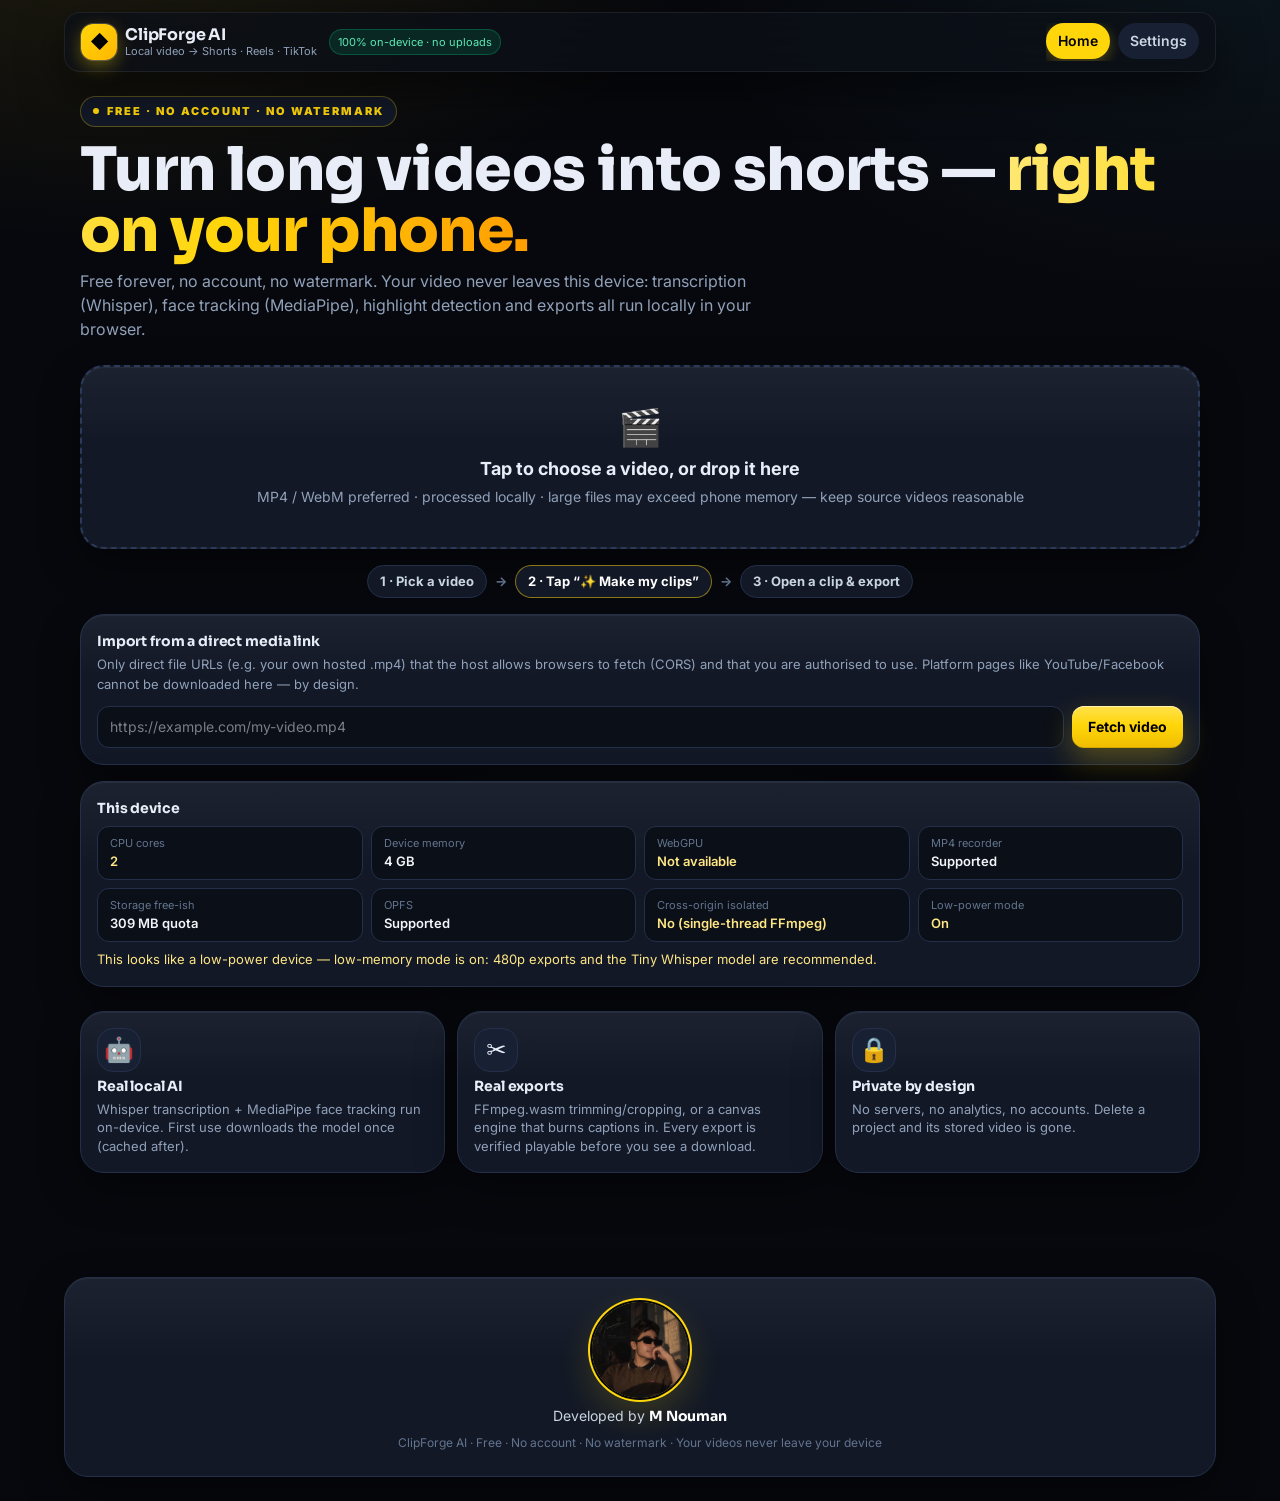
<file: index.html>
<!doctype html>
<html lang="en">
  <head>
    <meta charset="UTF-8" />
    <link rel="icon" type="image/png" href="./icon-192.png" />
    <meta name="viewport" content="width=device-width, initial-scale=1.0, viewport-fit=cover" />
    <meta name="theme-color" content="#07080d" />
    <link rel="preconnect" href="https://fonts.googleapis.com" />
    <link rel="preconnect" href="https://fonts.gstatic.com" crossorigin />
    <link
      href="https://fonts.googleapis.com/css2?family=Inter:wght@400;500;600;700;800&family=Sora:wght@600;700;800&display=swap"
      rel="stylesheet"
    />
    <meta name="description" content="ClipForge AI — turn long videos into Shorts, Reels and TikToks. 100% local in your browser. No uploads, no accounts, no watermarks." />
    <link rel="manifest" href="./manifest.webmanifest" />
    <link rel="preconnect" href="https://cdn.jsdelivr.net" crossorigin />
    <link rel="preconnect" href="https://huggingface.co" crossorigin />
    <meta name="mobile-web-app-capable" content="yes" />
    <meta name="apple-mobile-web-app-capable" content="yes" />
    <meta name="apple-mobile-web-app-status-bar-style" content="black-translucent" />
    <link rel="apple-touch-icon" href="./icon-192.png" />
    <title>ClipForge AI — Local Video to Shorts</title>
    <script type="module" crossorigin src="./index-CwVUT8Nl.js"></script>
    <link rel="stylesheet" crossorigin href="./index-DTIJl7iW.css">
  </head>
  <body>
    <div id="root"></div>
  </body>
</html>
</file>
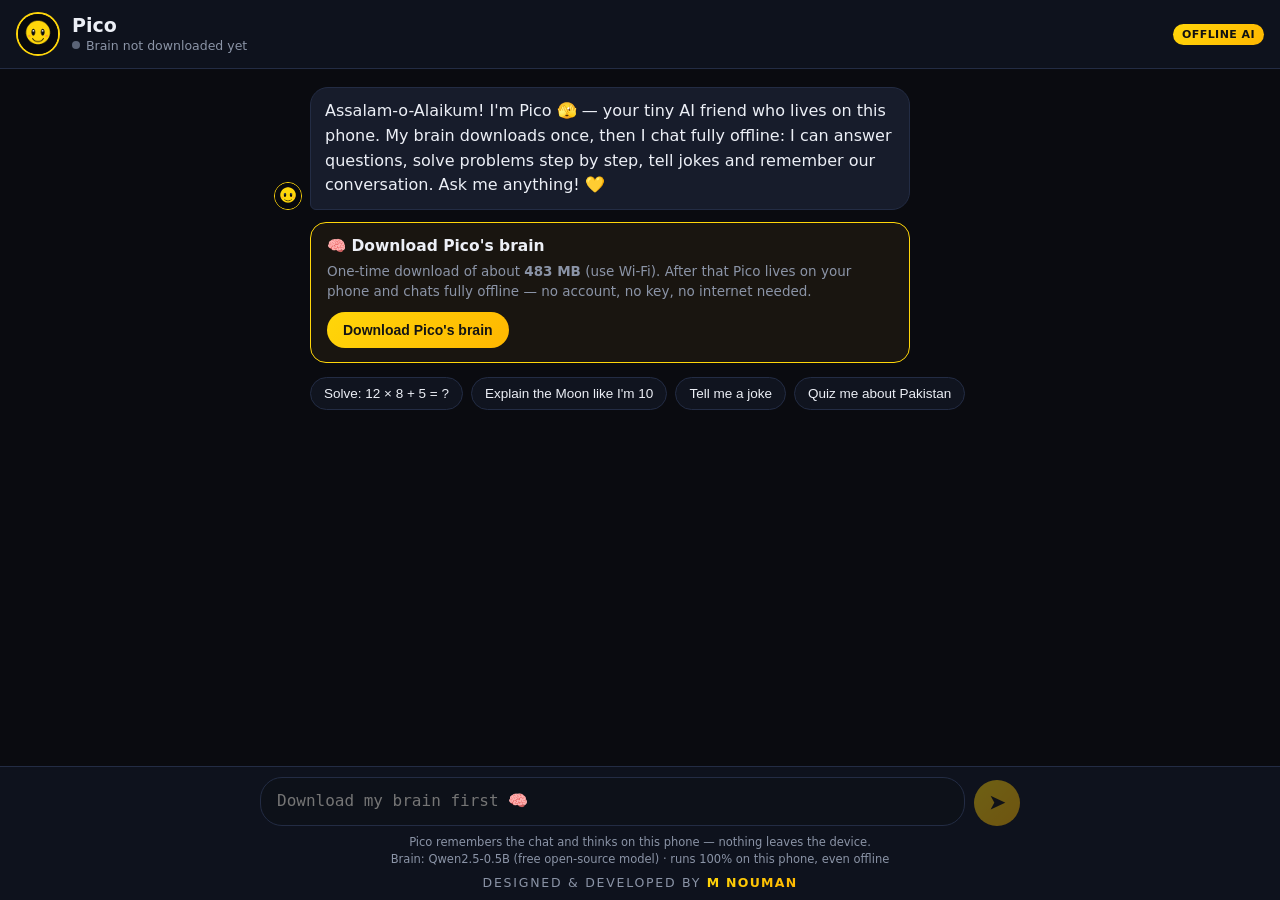
<file: pico/index.html>
<!DOCTYPE html>
<html lang="en">
<head>
<meta charset="utf-8">
<meta name="viewport" content="width=device-width, initial-scale=1, viewport-fit=cover">
<title>Pico — your tiny home-built AI</title>
<meta name="description" content="Pico is a tiny GPT built from scratch and fine-tuned to chat. He runs 100% on your phone — no server, works offline.">
<meta name="theme-color" content="#0a0b10">
<link rel="manifest" href="./manifest.webmanifest">
<link rel="icon" type="image/png" href="./icon-192.png">
<link rel="apple-touch-icon" href="./icon-192.png">
<style>
  :root { --gold:#ffd60a; --ink:#eceff6; --dim:#8b94a7; --panel:#10141f; --line:#232c44; --boy:#171c2b; }
  * { box-sizing: border-box; -webkit-tap-highlight-color: transparent; }
  html, body { height: 100%; }
  body { margin:0; background:#0a0b10; color:var(--ink); display:flex; flex-direction:column;
         font-family: system-ui, -apple-system, "Segoe UI", Roboto, sans-serif; }

  header { display:flex; align-items:center; gap:12px; padding: 12px 16px;
           background: rgba(16,20,31,.92); border-bottom:1px solid var(--line);
           backdrop-filter: blur(8px); position: sticky; top:0; z-index: 5; }
  header img { width:44px; height:44px; border-radius:50%; border:2px solid var(--gold); background:#07080d; }
  .hname { font-size: 19px; font-weight: 800; line-height: 1.1; }
  .presence { font-size: 12.5px; color: var(--dim); display:flex; align-items:center; gap:6px; margin-top:2px; }
  .dot { width:8px; height:8px; border-radius:50%; background:#5a6376; flex:none; }
  .dot.online { background:#43d17c; box-shadow: 0 0 8px rgba(67,209,124,.8); }
  .badge { margin-left:auto; font-size:11px; color:#111; background: linear-gradient(135deg,#ffd60a,#ffb700);
           font-weight:800; padding:4px 9px; border-radius:999px; letter-spacing:.04em; }

  #messages { flex:1; overflow-y:auto; padding: 18px 14px 10px; display:flex; flex-direction:column; gap:12px;
              max-width: 760px; width:100%; margin: 0 auto; }
  .row { display:flex; gap:8px; align-items:flex-end; max-width: 100%; }
  .row.user { justify-content: flex-end; }
  .mini-avatar { width:28px; height:28px; border-radius:50%; border:1.5px solid var(--gold); flex:none; background:#07080d; }
  .bubble { padding: 11px 14px; border-radius: 18px; font-size: 16px; line-height: 1.55;
            white-space: pre-wrap; word-break: break-word; max-width: 82%; }
  .user-bubble { background: linear-gradient(135deg,#ffd60a,#ffc400); color:#141414; border-bottom-right-radius: 6px; font-weight: 550; }
  .boy-bubble { background: var(--boy); border:1px solid var(--line); border-bottom-left-radius: 6px; }
  .typing { display:inline-flex; gap:5px; padding: 4px 2px; }
  .typing span { width:7px; height:7px; border-radius:50%; background:#aab3c5; animation: bounce 1.2s infinite; }
  .typing span:nth-child(2) { animation-delay: .15s; }
  .typing span:nth-child(3) { animation-delay: .3s; }
  @keyframes bounce { 0%, 60%, 100% { transform: translateY(0); opacity:.5; } 30% { transform: translateY(-5px); opacity:1; } }

  .chips { display:flex; gap:8px; flex-wrap: wrap; margin: 2px 0 4px 36px; }
  .chip { border:1px solid var(--line); background: var(--panel); color: var(--ink); border-radius: 999px;
          padding: 8px 13px; font-size: 13.5px; cursor: pointer; }
  .chip:active { border-color: var(--gold); color: var(--gold); }

  footer { border-top:1px solid var(--line); background: rgba(16,20,31,.92); backdrop-filter: blur(8px);
           padding: 10px 12px calc(10px + env(safe-area-inset-bottom)); }
  #composer { display:flex; gap:9px; align-items:flex-end; max-width: 760px; margin: 0 auto; }
  #input { flex:1; resize:none; border:1px solid var(--line); background:#0d1119; color:var(--ink);
           border-radius: 22px; padding: 12px 16px; font-size: 16px; line-height: 1.4; max-height: 110px; outline: none; }
  #input:focus { border-color: var(--gold); }
  #send { width:46px; height:46px; flex:none; border:0; border-radius:50%; cursor:pointer;
          background: linear-gradient(135deg,#ffd60a,#ffb700); color:#141414; font-size: 19px; font-weight: 900;
          box-shadow: 0 4px 16px rgba(255,214,10,.3); }
  #send:disabled { opacity:.4; box-shadow:none; }
  .fineprint { text-align:center; color:var(--dim); font-size: 11.5px; margin: 8px auto 0; max-width: 760px; line-height:1.5; }
  .bigcard { border:1px solid var(--gold); background: #191510; border-radius: 16px; padding: 14px 16px; margin-left: 36px; max-width: 82%; }
  .bigcard h3 { margin: 0 0 6px; font-size: 15.5px; }
  .bigcard p { margin: 0 0 10px; font-size: 13.5px; color: var(--dim); line-height: 1.5; }
  .bigcard button { border:0; cursor:pointer; border-radius: 999px; padding: 10px 16px; font-weight: 800; font-size: 14px;
                    background: linear-gradient(135deg,#ffd60a,#ffb700); color:#141414; }
  .bigcard progress { width: 100%; height: 10px; accent-color: var(--gold); }
  .credit { text-align:center; margin: 7px auto 0; font-size: 12.5px; letter-spacing: .14em;
            text-transform: uppercase; color: var(--dim); }
  .credit span { background: linear-gradient(135deg,#ffd60a,#ffb700); -webkit-background-clip: text;
                 background-clip: text; color: transparent; font-weight: 900; letter-spacing: .1em; }
</style>
</head>
<body>

<header>
  <img src="./icon-192.png" alt="Pico">
  <div>
    <div class="hname">Pico</div>
    <div class="presence"><span class="dot" id="dot"></span><span id="presence">Getting ready…</span></div>
  </div>
  <span class="badge">OFFLINE AI</span>
</header>

<main id="messages">
  <div class="row boy">
    <img class="mini-avatar" src="./icon-192.png" alt="Pico">
    <div class="bubble boy-bubble">Assalam-o-Alaikum! I'm Pico 🫣 — your tiny AI friend who lives on this phone. My brain downloads once, then I chat fully offline: I can answer questions, solve problems step by step, tell jokes and remember our conversation. Ask me anything! 💛</div>
  </div>
  <div class="bigcard" id="bigCard" hidden>
    <h3>🧠 Download Pico's brain</h3>
    <p>One-time download of about <b>483 MB</b> (use Wi-Fi). After that Pico lives on your phone and chats fully offline — no account, no key, no internet needed.</p>
    <button id="bigDownload" type="button">Download Pico's brain</button>
    <div id="bigProgress" hidden>
      <progress id="bigBar" value="0" max="100"></progress>
      <p id="bigStatus" style="margin-top:6px">Starting…</p>
    </div>
  </div>
  <div class="chips">
    <button class="chip" type="button">Solve: 12 × 8 + 5 = ?</button>
    <button class="chip" type="button">Explain the Moon like I'm 10</button>
    <button class="chip" type="button">Tell me a joke</button>
    <button class="chip" type="button">Quiz me about Pakistan</button>
  </div>
</main>

<footer>
  <form id="composer">
    <textarea id="input" rows="1" placeholder="Message Pico…" disabled></textarea>
    <button id="send" type="submit" disabled aria-label="Send">➤</button>
  </form>
  <p class="fineprint">Pico remembers the chat and thinks on this phone — nothing leaves the device.<br>
  Brain: Qwen2.5-0.5B (free open-source model) · runs 100% on this phone, even offline</p>
  <p class="credit">Designed &amp; Developed by <span>M Nouman</span></p>
</footer>

<script src="./app.js"></script>
<script src="./bigbrain.js"></script>
<script>
  if ('serviceWorker' in navigator) {
    navigator.serviceWorker.register('./sw.js').catch(e => console.warn('SW failed', e));
  }
</script>
</body>
</html>
</file>
<file: index-DTIJl7iW.css>
/*! tailwindcss v4.3.3 | MIT License | https://tailwindcss.com */
@layer properties{@supports (((-webkit-hyphens:none)) and (not (margin-trim:inline))) or ((-moz-orient:inline) and (not (color:rgb(from red r g b)))){*,:before,:after{--tw-rotate-x:initial;--tw-rotate-y:initial;--tw-rotate-z:initial;--tw-skew-x:initial;--tw-skew-y:initial;--tw-space-y-reverse:0;--tw-border-style:solid;--tw-gradient-position:initial;--tw-gradient-from:#0000;--tw-gradient-via:#0000;--tw-gradient-to:#0000;--tw-gradient-stops:initial;--tw-gradient-via-stops:initial;--tw-gradient-from-position:0%;--tw-gradient-via-position:50%;--tw-gradient-to-position:100%;--tw-leading:initial;--tw-font-weight:initial;--tw-tracking:initial;--tw-ordinal:initial;--tw-slashed-zero:initial;--tw-numeric-figure:initial;--tw-numeric-spacing:initial;--tw-numeric-fraction:initial;--tw-shadow:0 0 #0000;--tw-shadow-color:initial;--tw-shadow-alpha:100%;--tw-inset-shadow:0 0 #0000;--tw-inset-shadow-color:initial;--tw-inset-shadow-alpha:100%;--tw-ring-color:initial;--tw-ring-shadow:0 0 #0000;--tw-inset-ring-color:initial;--tw-inset-ring-shadow:0 0 #0000;--tw-ring-inset:initial;--tw-ring-offset-width:0px;--tw-ring-offset-color:#fff;--tw-ring-offset-shadow:0 0 #0000;--tw-blur:initial;--tw-brightness:initial;--tw-contrast:initial;--tw-grayscale:initial;--tw-hue-rotate:initial;--tw-invert:initial;--tw-opacity:initial;--tw-saturate:initial;--tw-sepia:initial;--tw-drop-shadow:initial;--tw-drop-shadow-color:initial;--tw-drop-shadow-alpha:100%;--tw-drop-shadow-size:initial;--tw-backdrop-blur:initial;--tw-backdrop-brightness:initial;--tw-backdrop-contrast:initial;--tw-backdrop-grayscale:initial;--tw-backdrop-hue-rotate:initial;--tw-backdrop-invert:initial;--tw-backdrop-opacity:initial;--tw-backdrop-saturate:initial;--tw-backdrop-sepia:initial;--tw-duration:initial;--tw-scale-x:1;--tw-scale-y:1;--tw-scale-z:1;--tw-translate-x:0;--tw-translate-y:0;--tw-translate-z:0}::backdrop{--tw-rotate-x:initial;--tw-rotate-y:initial;--tw-rotate-z:initial;--tw-skew-x:initial;--tw-skew-y:initial;--tw-space-y-reverse:0;--tw-border-style:solid;--tw-gradient-position:initial;--tw-gradient-from:#0000;--tw-gradient-via:#0000;--tw-gradient-to:#0000;--tw-gradient-stops:initial;--tw-gradient-via-stops:initial;--tw-gradient-from-position:0%;--tw-gradient-via-position:50%;--tw-gradient-to-position:100%;--tw-leading:initial;--tw-font-weight:initial;--tw-tracking:initial;--tw-ordinal:initial;--tw-slashed-zero:initial;--tw-numeric-figure:initial;--tw-numeric-spacing:initial;--tw-numeric-fraction:initial;--tw-shadow:0 0 #0000;--tw-shadow-color:initial;--tw-shadow-alpha:100%;--tw-inset-shadow:0 0 #0000;--tw-inset-shadow-color:initial;--tw-inset-shadow-alpha:100%;--tw-ring-color:initial;--tw-ring-shadow:0 0 #0000;--tw-inset-ring-color:initial;--tw-inset-ring-shadow:0 0 #0000;--tw-ring-inset:initial;--tw-ring-offset-width:0px;--tw-ring-offset-color:#fff;--tw-ring-offset-shadow:0 0 #0000;--tw-blur:initial;--tw-brightness:initial;--tw-contrast:initial;--tw-grayscale:initial;--tw-hue-rotate:initial;--tw-invert:initial;--tw-opacity:initial;--tw-saturate:initial;--tw-sepia:initial;--tw-drop-shadow:initial;--tw-drop-shadow-color:initial;--tw-drop-shadow-alpha:100%;--tw-drop-shadow-size:initial;--tw-backdrop-blur:initial;--tw-backdrop-brightness:initial;--tw-backdrop-contrast:initial;--tw-backdrop-grayscale:initial;--tw-backdrop-hue-rotate:initial;--tw-backdrop-invert:initial;--tw-backdrop-opacity:initial;--tw-backdrop-saturate:initial;--tw-backdrop-sepia:initial;--tw-duration:initial;--tw-scale-x:1;--tw-scale-y:1;--tw-scale-z:1;--tw-translate-x:0;--tw-translate-y:0;--tw-translate-z:0}}}@layer theme{:root,:host{--font-sans:"Inter", system-ui, -apple-system, "Segoe UI", Roboto, sans-serif;--font-mono:ui-monospace, SFMono-Regular, Menlo, Monaco, Consolas, "Liberation Mono", "Courier New", monospace;--color-red-200:#ffcaca;--color-red-300:#ffa3a3;--color-red-500:#fb2c36;--color-amber-200:#fee685;--color-amber-500:#f99c00;--color-emerald-200:#a4f4cf;--color-emerald-300:#5ee9b5;--color-emerald-400:#00d294;--color-emerald-500:#00bb7f;--color-slate-100:#f1f5f9;--color-slate-200:#e2e8f0;--color-slate-300:#cad5e2;--color-slate-400:#90a1b9;--color-slate-500:#62748e;--color-black:#000;--color-white:#fff;--spacing:.25rem;--container-2xl:42rem;--container-6xl:72rem;--text-xs:.75rem;--text-xs--line-height:calc(1 / .75);--text-sm:.875rem;--text-sm--line-height:calc(1.25 / .875);--text-base:1rem;--text-base--line-height:calc(1.5 / 1);--text-lg:1.125rem;--text-lg--line-height:calc(1.75 / 1.125);--text-2xl:1.5rem;--text-2xl--line-height:calc(2 / 1.5);--text-4xl:2.25rem;--text-4xl--line-height:calc(2.5 / 2.25);--text-6xl:3.75rem;--text-6xl--line-height:1;--font-weight-semibold:600;--font-weight-bold:700;--font-weight-extrabold:800;--font-weight-black:900;--tracking-tight:-.025em;--leading-tight:1.25;--radius-lg:.5rem;--radius-xl:.75rem;--radius-2xl:1rem;--radius-3xl:1.5rem;--blur-xl:24px;--default-transition-duration:.15s;--default-transition-timing-function:cubic-bezier(.4, 0, .2, 1);--default-font-family:var(--font-sans);--default-mono-font-family:var(--font-mono);--font-display:"Sora", "Inter", system-ui, sans-serif}@supports (color:lab(0% 0 0)){:root,:host{--color-red-200:lab(86.017% 19.8815 7.75869);--color-red-300:lab(76.5514% 36.422 15.5335);--color-red-500:lab(55.4814% 75.0732 48.8528);--color-amber-200:lab(91.7203% -.505269 49.9084);--color-amber-500:lab(72.7183% 31.8672 97.9407);--color-emerald-200:lab(90.2247% -31.039 9.47084);--color-emerald-300:lab(83.9203% -48.7124 13.8849);--color-emerald-400:lab(75.0771% -60.7313 19.4147);--color-emerald-500:lab(66.9756% -58.27 19.5419);--color-slate-100:lab(96.286% -.852436 -2.46847);--color-slate-200:lab(91.7353% -.998765 -4.76968);--color-slate-300:lab(84.7652% -1.94535 -7.93337);--color-slate-400:lab(65.5349% -2.25151 -14.5072);--color-slate-500:lab(48.0876% -2.03595 -16.5814)}}}@layer base{*,:after,:before{box-sizing:border-box;border:0 solid;margin:0;padding:0}::backdrop{box-sizing:border-box;border:0 solid;margin:0;padding:0}::file-selector-button{box-sizing:border-box;border:0 solid;margin:0;padding:0}html,:host{-webkit-text-size-adjust:100%;tab-size:4;line-height:1.5;font-family:var(--default-font-family,-apple-system, BlinkMacSystemFont, "Segoe UI", Roboto, "Helvetica Neue", "Noto Sans", Arial, sans-serif, "Apple Color Emoji", "Segoe UI Emoji", "Segoe UI Symbol", "Noto Color Emoji");font-feature-settings:var(--default-font-feature-settings,normal);font-variation-settings:var(--default-font-variation-settings,normal);-webkit-tap-highlight-color:transparent}hr{height:0;color:inherit;border-top-width:1px}abbr:where([title]){-webkit-text-decoration:underline dotted;text-decoration:underline dotted}h1,h2,h3,h4,h5,h6{font-size:inherit;font-weight:inherit}a{color:inherit;-webkit-text-decoration:inherit;-webkit-text-decoration:inherit;-webkit-text-decoration:inherit;-webkit-text-decoration:inherit;text-decoration:inherit}b,strong{font-weight:bolder}code,kbd,samp,pre{font-family:var(--default-mono-font-family,ui-monospace, SFMono-Regular, Menlo, Monaco, Consolas, "Liberation Mono", "Courier New", monospace);font-feature-settings:var(--default-mono-font-feature-settings,normal);font-variation-settings:var(--default-mono-font-variation-settings,normal);font-size:1em}small{font-size:80%}sub,sup{vertical-align:baseline;font-size:75%;line-height:0;position:relative}sub{bottom:-.25em}sup{top:-.5em}table{text-indent:0;border-color:inherit;border-collapse:collapse}:-moz-focusring:where(:not(iframe)){outline:auto}progress{vertical-align:baseline}summary{display:list-item}ol,ul,menu{list-style:none}img,svg,video,canvas,audio,iframe,embed,object{vertical-align:middle;display:block}img,video{max-width:100%;height:auto}button,input,select,optgroup,textarea{font:inherit;font-feature-settings:inherit;font-variation-settings:inherit;letter-spacing:inherit;color:inherit;opacity:1;background-color:#0000;border-radius:0}::file-selector-button{font:inherit;font-feature-settings:inherit;font-variation-settings:inherit;letter-spacing:inherit;color:inherit;opacity:1;background-color:#0000;border-radius:0}:where(select:is([multiple],[size])) optgroup{font-weight:bolder}:where(select:is([multiple],[size])) optgroup option{padding-inline-start:20px}::file-selector-button{margin-inline-end:4px}::placeholder{opacity:1}@supports (not ((-webkit-appearance:-apple-pay-button))) or (contain-intrinsic-size:1px){::placeholder{color:currentColor}@supports (color:color-mix(in lab, red, red)){::placeholder{color:color-mix(in oklab, currentcolor 50%, transparent)}}}textarea{resize:vertical}::-webkit-search-decoration{-webkit-appearance:none}::-webkit-date-and-time-value{min-height:1lh;text-align:inherit}::-webkit-datetime-edit{display:inline-flex}::-webkit-datetime-edit-fields-wrapper{padding:0}::-webkit-datetime-edit{padding-block:0}::-webkit-datetime-edit-year-field{padding-block:0}::-webkit-datetime-edit-month-field{padding-block:0}::-webkit-datetime-edit-day-field{padding-block:0}::-webkit-datetime-edit-hour-field{padding-block:0}::-webkit-datetime-edit-minute-field{padding-block:0}::-webkit-datetime-edit-second-field{padding-block:0}::-webkit-datetime-edit-millisecond-field{padding-block:0}::-webkit-datetime-edit-meridiem-field{padding-block:0}::-webkit-calendar-picker-indicator{line-height:1}:-moz-ui-invalid{box-shadow:none}button,input:where([type=button],[type=reset],[type=submit]){appearance:button}::file-selector-button{appearance:button}::-webkit-inner-spin-button{height:auto}::-webkit-outer-spin-button{height:auto}[hidden]:where(:not([hidden=until-found])){display:none!important}}@layer components;@layer utilities{.pointer-events-none{pointer-events:none}.absolute{position:absolute}.fixed{position:fixed}.relative{position:relative}.static{position:static}.sticky{position:sticky}.-top-6{top:calc(var(--spacing) * -6)}.top-0{top:0}.right-0{right:0}.bottom-0{bottom:0}.left-0{left:0}.z-40{z-index:40}.container{width:100%}@media (min-width:40rem){.container{max-width:40rem}}@media (min-width:48rem){.container{max-width:48rem}}@media (min-width:64rem){.container{max-width:64rem}}@media (min-width:80rem){.container{max-width:80rem}}@media (min-width:96rem){.container{max-width:96rem}}.mx-auto{margin-inline:auto}.mt-0\.5{margin-top:calc(var(--spacing) * .5)}.mt-1{margin-top:var(--spacing)}.mt-1\.5{margin-top:calc(var(--spacing) * 1.5)}.mt-2{margin-top:calc(var(--spacing) * 2)}.mt-3{margin-top:calc(var(--spacing) * 3)}.mt-4{margin-top:calc(var(--spacing) * 4)}.mt-5{margin-top:calc(var(--spacing) * 5)}.mt-6{margin-top:calc(var(--spacing) * 6)}.mb-2{margin-bottom:calc(var(--spacing) * 2)}.ml-auto{margin-left:auto}.line-clamp-3{-webkit-line-clamp:3;-webkit-box-orient:vertical;display:-webkit-box;overflow:hidden}.block{display:block}.contents{display:contents}.flex{display:flex}.grid{display:grid}.hidden{display:none}.inline{display:inline}.inline-block{display:inline-block}.inline-flex{display:inline-flex}.h-1\.5{height:calc(var(--spacing) * 1.5)}.h-2{height:calc(var(--spacing) * 2)}.h-3{height:calc(var(--spacing) * 3)}.h-4{height:calc(var(--spacing) * 4)}.h-9{height:calc(var(--spacing) * 9)}.h-10{height:calc(var(--spacing) * 10)}.h-11{height:calc(var(--spacing) * 11)}.h-12{height:calc(var(--spacing) * 12)}.h-24{height:calc(var(--spacing) * 24)}.h-full{height:100%}.max-h-\[46vh\]{max-height:46vh}.max-h-\[62vh\]{max-height:62vh}.min-h-screen{min-height:100vh}.w-0\.5{width:calc(var(--spacing) * .5)}.w-1\.5{width:calc(var(--spacing) * 1.5)}.w-3{width:calc(var(--spacing) * 3)}.w-4{width:calc(var(--spacing) * 4)}.w-9{width:calc(var(--spacing) * 9)}.w-10{width:calc(var(--spacing) * 10)}.w-11{width:calc(var(--spacing) * 11)}.w-24{width:calc(var(--spacing) * 24)}.w-full{width:100%}.w-px{width:1px}.max-w-2xl{max-width:var(--container-2xl)}.max-w-6xl{max-width:var(--container-6xl)}.max-w-full{max-width:100%}.min-w-0{min-width:0}.min-w-\[180px\]{min-width:180px}.flex-1{flex:1}.shrink-0{flex-shrink:0}.grow{flex-grow:1}.transform{transform:var(--tw-rotate-x,) var(--tw-rotate-y,) var(--tw-rotate-z,) var(--tw-skew-x,) var(--tw-skew-y,)}.cursor-pointer{cursor:pointer}.resize-none{resize:none}.list-disc{list-style-type:disc}.grid-cols-2{grid-template-columns:repeat(2,minmax(0,1fr))}.flex-col{flex-direction:column}.flex-nowrap{flex-wrap:nowrap}.flex-wrap{flex-wrap:wrap}.place-items-center{place-items:center}.items-center{align-items:center}.items-start{align-items:flex-start}.justify-between{justify-content:space-between}.justify-center{justify-content:center}.gap-1{gap:var(--spacing)}.gap-2{gap:calc(var(--spacing) * 2)}.gap-3{gap:calc(var(--spacing) * 3)}.gap-4{gap:calc(var(--spacing) * 4)}:where(.space-y-1>:not(:last-child)){--tw-space-y-reverse:0;margin-block-start:calc(var(--spacing) * var(--tw-space-y-reverse));margin-block-end:calc(var(--spacing) * calc(1 - var(--tw-space-y-reverse)))}:where(.space-y-2>:not(:last-child)){--tw-space-y-reverse:0;margin-block-start:calc(calc(var(--spacing) * 2) * var(--tw-space-y-reverse));margin-block-end:calc(calc(var(--spacing) * 2) * calc(1 - var(--tw-space-y-reverse)))}:where(.space-y-3>:not(:last-child)){--tw-space-y-reverse:0;margin-block-start:calc(calc(var(--spacing) * 3) * var(--tw-space-y-reverse));margin-block-end:calc(calc(var(--spacing) * 3) * calc(1 - var(--tw-space-y-reverse)))}:where(.space-y-4>:not(:last-child)){--tw-space-y-reverse:0;margin-block-start:calc(calc(var(--spacing) * 4) * var(--tw-space-y-reverse));margin-block-end:calc(calc(var(--spacing) * 4) * calc(1 - var(--tw-space-y-reverse)))}.gap-x-4{column-gap:calc(var(--spacing) * 4)}.gap-y-1{row-gap:var(--spacing)}.truncate{text-overflow:ellipsis;white-space:nowrap;overflow:hidden}.overflow-auto{overflow:auto}.overflow-hidden{overflow:hidden}.overflow-x-auto{overflow-x:auto}.rounded{border-radius:.25rem}.rounded-2xl{border-radius:var(--radius-2xl)}.rounded-3xl{border-radius:var(--radius-3xl)}.rounded-full{border-radius:2147483647px}.rounded-lg{border-radius:var(--radius-lg)}.rounded-xl{border-radius:var(--radius-xl)}.border{border-style:var(--tw-border-style);border-width:1px}.border-2{border-style:var(--tw-border-style);border-width:2px}.border-x-2{border-inline-style:var(--tw-border-style);border-inline-width:2px}.border-b{border-bottom-style:var(--tw-border-style);border-bottom-width:1px}.border-dashed{--tw-border-style:dashed;border-style:dashed}.border-\[\#2b3a58\]{border-color:#2b3a58}.border-\[\#2c3a58\]{border-color:#2c3a58}.border-\[\#24304a\]{border-color:#24304a}.border-\[\#ffd60a\]{border-color:#ffd60a}.border-\[\#ffd60a\]\/30{border-color:#ffd60a4d;border-color:lab(87.2289% 3.44601 85.5779/.3)}.border-\[\#ffd60a\]\/40{border-color:#ffd60a66;border-color:lab(87.2289% 3.44601 85.5779/.4)}.border-\[\#ffd60a\]\/50{border-color:#ffd60a80;border-color:lab(87.2289% 3.44601 85.5779/.5)}.border-amber-500\/40{border-color:#f99c0066}@supports (color:color-mix(in lab, red, red)){.border-amber-500\/40{border-color:color-mix(in oklab, var(--color-amber-500) 40%, transparent)}}.border-emerald-500\/30{border-color:#00bb7f4d}@supports (color:color-mix(in lab, red, red)){.border-emerald-500\/30{border-color:color-mix(in oklab, var(--color-emerald-500) 30%, transparent)}}.border-emerald-500\/40{border-color:#00bb7f66}@supports (color:color-mix(in lab, red, red)){.border-emerald-500\/40{border-color:color-mix(in oklab, var(--color-emerald-500) 40%, transparent)}}.border-red-500\/40{border-color:#fb2c3666}@supports (color:color-mix(in lab, red, red)){.border-red-500\/40{border-color:color-mix(in oklab, var(--color-red-500) 40%, transparent)}}.border-transparent{border-color:#0000}.border-white\/\[0\.07\]{border-color:#ffffff12}@supports (color:color-mix(in lab, red, red)){.border-white\/\[0\.07\]{border-color:color-mix(in oklab, var(--color-white) 7.0%, transparent)}}.bg-\[\#0b0f17\]{background-color:#0b0f17}.bg-\[\#0c1017\]\/80{background-color:#0c1017cc;background-color:lab(4.56341% -.188954 -4.72698/.8)}.bg-\[\#4cc9f0\]{background-color:#4cc9f0}.bg-\[\#4cc9f0\]\/70{background-color:#4cc9f0b3;background-color:lab(75.303% -26.6053 -30.089/.7)}.bg-\[\#121826\]{background-color:#121826}.bg-\[\#182034\]{background-color:#182034}.bg-\[\#ffd60a\]{background-color:#ffd60a}.bg-\[\#ffd60a\]\/10{background-color:#ffd60a1a;background-color:lab(87.2289% 3.44601 85.5779/.1)}.bg-\[\#ffd60a\]\/25{background-color:#ffd60a40;background-color:lab(87.2289% 3.44601 85.5779/.25)}.bg-amber-500\/10{background-color:#f99c001a}@supports (color:color-mix(in lab, red, red)){.bg-amber-500\/10{background-color:color-mix(in oklab, var(--color-amber-500) 10%, transparent)}}.bg-amber-500\/20{background-color:#f99c0033}@supports (color:color-mix(in lab, red, red)){.bg-amber-500\/20{background-color:color-mix(in oklab, var(--color-amber-500) 20%, transparent)}}.bg-black{background-color:var(--color-black)}.bg-emerald-400{background-color:var(--color-emerald-400)}.bg-emerald-400\/80{background-color:#00d294cc}@supports (color:color-mix(in lab, red, red)){.bg-emerald-400\/80{background-color:color-mix(in oklab, var(--color-emerald-400) 80%, transparent)}}.bg-emerald-500\/10{background-color:#00bb7f1a}@supports (color:color-mix(in lab, red, red)){.bg-emerald-500\/10{background-color:color-mix(in oklab, var(--color-emerald-500) 10%, transparent)}}.bg-emerald-500\/15{background-color:#00bb7f26}@supports (color:color-mix(in lab, red, red)){.bg-emerald-500\/15{background-color:color-mix(in oklab, var(--color-emerald-500) 15%, transparent)}}.bg-emerald-500\/20{background-color:#00bb7f33}@supports (color:color-mix(in lab, red, red)){.bg-emerald-500\/20{background-color:color-mix(in oklab, var(--color-emerald-500) 20%, transparent)}}.bg-red-500\/10{background-color:#fb2c361a}@supports (color:color-mix(in lab, red, red)){.bg-red-500\/10{background-color:color-mix(in oklab, var(--color-red-500) 10%, transparent)}}.bg-red-500\/15{background-color:#fb2c3626}@supports (color:color-mix(in lab, red, red)){.bg-red-500\/15{background-color:color-mix(in oklab, var(--color-red-500) 15%, transparent)}}.bg-slate-500\/15{background-color:#62748e26}@supports (color:color-mix(in lab, red, red)){.bg-slate-500\/15{background-color:color-mix(in oklab, var(--color-slate-500) 15%, transparent)}}.bg-slate-500\/20{background-color:#62748e33}@supports (color:color-mix(in lab, red, red)){.bg-slate-500\/20{background-color:color-mix(in oklab, var(--color-slate-500) 20%, transparent)}}.bg-transparent{background-color:#0000}.bg-white{background-color:var(--color-white)}.bg-gradient-to-br{--tw-gradient-position:to bottom right in oklab;background-image:linear-gradient(var(--tw-gradient-stops))}.from-\[\#ffd60a\]{--tw-gradient-from:#ffd60a;--tw-gradient-stops:var(--tw-gradient-via-stops,var(--tw-gradient-position), var(--tw-gradient-from) var(--tw-gradient-from-position), var(--tw-gradient-to) var(--tw-gradient-to-position))}.to-\[\#ffb700\]{--tw-gradient-to:#ffb700;--tw-gradient-stops:var(--tw-gradient-via-stops,var(--tw-gradient-position), var(--tw-gradient-from) var(--tw-gradient-from-position), var(--tw-gradient-to) var(--tw-gradient-to-position))}.object-contain{object-fit:contain}.object-cover{object-fit:cover}.p-3{padding:calc(var(--spacing) * 3)}.p-4{padding:calc(var(--spacing) * 4)}.p-8{padding:calc(var(--spacing) * 8)}.px-1{padding-inline:var(--spacing)}.px-2{padding-inline:calc(var(--spacing) * 2)}.px-3{padding-inline:calc(var(--spacing) * 3)}.px-4{padding-inline:calc(var(--spacing) * 4)}.py-0\.5{padding-block:calc(var(--spacing) * .5)}.py-1{padding-block:var(--spacing)}.py-1\.5{padding-block:calc(var(--spacing) * 1.5)}.py-2{padding-block:calc(var(--spacing) * 2)}.py-2\.5{padding-block:calc(var(--spacing) * 2.5)}.py-3{padding-block:calc(var(--spacing) * 3)}.py-3\.5{padding-block:calc(var(--spacing) * 3.5)}.py-6{padding-block:calc(var(--spacing) * 6)}.pt-1{padding-top:var(--spacing)}.pt-2{padding-top:calc(var(--spacing) * 2)}.pt-3{padding-top:calc(var(--spacing) * 3)}.pr-1{padding-right:var(--spacing)}.pb-0\.5{padding-bottom:calc(var(--spacing) * .5)}.pb-6{padding-bottom:calc(var(--spacing) * 6)}.pb-24{padding-bottom:calc(var(--spacing) * 24)}.pl-5{padding-left:calc(var(--spacing) * 5)}.text-center{text-align:center}.text-left{text-align:left}.font-display{font-family:var(--font-display)}.text-2xl{font-size:var(--text-2xl);line-height:var(--tw-leading,var(--text-2xl--line-height))}.text-4xl{font-size:var(--text-4xl);line-height:var(--tw-leading,var(--text-4xl--line-height))}.text-base{font-size:var(--text-base);line-height:var(--tw-leading,var(--text-base--line-height))}.text-lg{font-size:var(--text-lg);line-height:var(--tw-leading,var(--text-lg--line-height))}.text-sm{font-size:var(--text-sm);line-height:var(--tw-leading,var(--text-sm--line-height))}.text-xs{font-size:var(--text-xs);line-height:var(--tw-leading,var(--text-xs--line-height))}.text-\[11px\]{font-size:11px}.text-\[12px\]{font-size:12px}.text-\[13px\]{font-size:13px}.leading-\[1\.02\]{--tw-leading:1.02;line-height:1.02}.leading-tight{--tw-leading:var(--leading-tight);line-height:var(--leading-tight)}.font-black{--tw-font-weight:var(--font-weight-black);font-weight:var(--font-weight-black)}.font-bold{--tw-font-weight:var(--font-weight-bold);font-weight:var(--font-weight-bold)}.font-extrabold{--tw-font-weight:var(--font-weight-extrabold);font-weight:var(--font-weight-extrabold)}.font-semibold{--tw-font-weight:var(--font-weight-semibold);font-weight:var(--font-weight-semibold)}.tracking-\[0\.18em\]{--tw-tracking:.18em;letter-spacing:.18em}.tracking-tight{--tw-tracking:var(--tracking-tight);letter-spacing:var(--tracking-tight)}.whitespace-nowrap{white-space:nowrap}.text-\[\#4cc9f0\]{color:#4cc9f0}.text-\[\#ffd60a\]{color:#ffd60a}.text-amber-200{color:var(--color-amber-200)}.text-black{color:var(--color-black)}.text-emerald-200{color:var(--color-emerald-200)}.text-emerald-300{color:var(--color-emerald-300)}.text-red-200{color:var(--color-red-200)}.text-red-300{color:var(--color-red-300)}.text-slate-100{color:var(--color-slate-100)}.text-slate-200{color:var(--color-slate-200)}.text-slate-300{color:var(--color-slate-300)}.text-slate-400{color:var(--color-slate-400)}.text-slate-500{color:var(--color-slate-500)}.text-white{color:var(--color-white)}.capitalize{text-transform:capitalize}.uppercase{text-transform:uppercase}.tabular-nums{--tw-numeric-spacing:tabular-nums;font-variant-numeric:var(--tw-ordinal,) var(--tw-slashed-zero,) var(--tw-numeric-figure,) var(--tw-numeric-spacing,) var(--tw-numeric-fraction,)}.accent-\[\#ffd60a\]{accent-color:#ffd60a}.opacity-45{opacity:.45}.shadow-\[0_4px_14px_rgba\(255\,214\,10\,0\.3\)\]{--tw-shadow:0 4px 14px var(--tw-shadow-color,#ffd60a4d);box-shadow:var(--tw-inset-shadow), var(--tw-inset-ring-shadow), var(--tw-ring-offset-shadow), var(--tw-ring-shadow), var(--tw-shadow)}.shadow-\[0_6px_18px_rgba\(255\,214\,10\,0\.35\)\]{--tw-shadow:0 6px 18px var(--tw-shadow-color,#ffd60a59);box-shadow:var(--tw-inset-shadow), var(--tw-inset-ring-shadow), var(--tw-ring-offset-shadow), var(--tw-ring-shadow), var(--tw-shadow)}.shadow-\[0_14px_38px_rgba\(255\,214\,10\,0\.2\)\]{--tw-shadow:0 14px 38px var(--tw-shadow-color,#ffd60a33);box-shadow:var(--tw-inset-shadow), var(--tw-inset-ring-shadow), var(--tw-ring-offset-shadow), var(--tw-ring-shadow), var(--tw-shadow)}.shadow-\[0_18px_44px_rgba\(0\,0\,0\,0\.5\)\]{--tw-shadow:0 18px 44px var(--tw-shadow-color,#00000080);box-shadow:var(--tw-inset-shadow), var(--tw-inset-ring-shadow), var(--tw-ring-offset-shadow), var(--tw-ring-shadow), var(--tw-shadow)}.ring-1{--tw-ring-shadow:var(--tw-ring-inset,) 0 0 0 calc(1px + var(--tw-ring-offset-width)) var(--tw-ring-color,currentcolor);box-shadow:var(--tw-inset-shadow), var(--tw-inset-ring-shadow), var(--tw-ring-offset-shadow), var(--tw-ring-shadow), var(--tw-shadow)}.ring-2{--tw-ring-shadow:var(--tw-ring-inset,) 0 0 0 calc(2px + var(--tw-ring-offset-width)) var(--tw-ring-color,currentcolor);box-shadow:var(--tw-inset-shadow), var(--tw-inset-ring-shadow), var(--tw-ring-offset-shadow), var(--tw-ring-shadow), var(--tw-shadow)}.ring-\[\#ffd60a\]{--tw-ring-color:#ffd60a}.ring-white\/20{--tw-ring-color:#fff3}@supports (color:color-mix(in lab, red, red)){.ring-white\/20{--tw-ring-color:color-mix(in oklab, var(--color-white) 20%, transparent)}}.ring-offset-2{--tw-ring-offset-width:2px;--tw-ring-offset-shadow:var(--tw-ring-inset,) 0 0 0 var(--tw-ring-offset-width) var(--tw-ring-offset-color)}.ring-offset-\[\#07080d\]{--tw-ring-offset-color:#07080d}.filter{filter:var(--tw-blur,) var(--tw-brightness,) var(--tw-contrast,) var(--tw-grayscale,) var(--tw-hue-rotate,) var(--tw-invert,) var(--tw-saturate,) var(--tw-sepia,) var(--tw-drop-shadow,)}.backdrop-blur-xl{--tw-backdrop-blur:blur(var(--blur-xl));-webkit-backdrop-filter:var(--tw-backdrop-blur,) var(--tw-backdrop-brightness,) var(--tw-backdrop-contrast,) var(--tw-backdrop-grayscale,) var(--tw-backdrop-hue-rotate,) var(--tw-backdrop-invert,) var(--tw-backdrop-opacity,) var(--tw-backdrop-saturate,) var(--tw-backdrop-sepia,);backdrop-filter:var(--tw-backdrop-blur,) var(--tw-backdrop-brightness,) var(--tw-backdrop-contrast,) var(--tw-backdrop-grayscale,) var(--tw-backdrop-hue-rotate,) var(--tw-backdrop-invert,) var(--tw-backdrop-opacity,) var(--tw-backdrop-saturate,) var(--tw-backdrop-sepia,)}.transition{transition-property:color,background-color,border-color,outline-color,text-decoration-color,fill,stroke,--tw-gradient-from,--tw-gradient-via,--tw-gradient-to,opacity,box-shadow,transform,translate,scale,rotate,filter,-webkit-backdrop-filter,backdrop-filter,display,content-visibility,overlay,pointer-events;transition-timing-function:var(--tw-ease,var(--default-transition-timing-function));transition-duration:var(--tw-duration,var(--default-transition-duration))}.transition-all{transition-property:all;transition-timing-function:var(--tw-ease,var(--default-transition-timing-function));transition-duration:var(--tw-duration,var(--default-transition-duration))}.duration-150{--tw-duration:.15s;transition-duration:.15s}.duration-300{--tw-duration:.3s;transition-duration:.3s}.outline-none{--tw-outline-style:none;outline-style:none}@media (hover:hover){.group-hover\:scale-110:is(:where(.group):hover *){--tw-scale-x:110%;--tw-scale-y:110%;--tw-scale-z:110%;scale:var(--tw-scale-x) var(--tw-scale-y)}.hover\:-translate-y-1:hover{--tw-translate-y:calc(var(--spacing) * -1);translate:var(--tw-translate-x) var(--tw-translate-y)}.hover\:border-\[\#33477a\]:hover{border-color:#33477a}.hover\:border-\[\#ffd60a\]:hover{border-color:#ffd60a}.hover\:bg-\[\#1f2a44\]:hover{background-color:#1f2a44}.hover\:bg-\[\#141b2e\]:hover{background-color:#141b2e}.hover\:bg-\[\#ffd60a\]\/10:hover{background-color:#ffd60a1a;background-color:lab(87.2289% 3.44601 85.5779/.1)}}.focus\:border-\[\#ffd60a\]:focus{border-color:#ffd60a}.active\:scale-95:active{--tw-scale-x:95%;--tw-scale-y:95%;--tw-scale-z:95%;scale:var(--tw-scale-x) var(--tw-scale-y)}.disabled\:opacity-50:disabled{opacity:.5}@media (min-width:40rem){.sm\:inline-flex{display:inline-flex}.sm\:grid-cols-3{grid-template-columns:repeat(3,minmax(0,1fr))}.sm\:grid-cols-4{grid-template-columns:repeat(4,minmax(0,1fr))}.sm\:flex-row{flex-direction:row}.sm\:p-10{padding:calc(var(--spacing) * 10)}.sm\:px-4{padding-inline:calc(var(--spacing) * 4)}.sm\:text-6xl{font-size:var(--text-6xl);line-height:var(--tw-leading,var(--text-6xl--line-height))}}@media (min-width:64rem){.lg\:grid-cols-\[1\.15fr_1fr\]{grid-template-columns:1.15fr 1fr}}}html{scroll-behavior:smooth;background:#07080d}body{color:#e9edf8;font-family:var(--font-sans);-webkit-tap-highlight-color:transparent;background-color:#07080d;background-image:radial-gradient(1000px 520px at 8% -8%,#ffd60a17,#0000 60%),radial-gradient(900px 560px at 96% -4%,#4cc9f012,#0000 60%),radial-gradient(700px 500px at 50% 115%,#7b5cff0d,#0000 60%),none;background-position:0 0,0 0,0 0,0 0;background-repeat:repeat,repeat,repeat,repeat;background-size:auto,auto,auto,auto;background-attachment:fixed;background-origin:padding-box,padding-box,padding-box,padding-box;background-clip:border-box,border-box,border-box,border-box}.font-display{font-family:var(--font-display);letter-spacing:-.01em}::selection{color:#000;background:#ffd60ad9}:focus-visible{outline-offset:2px;outline:2px solid #ffd60a}.cf-card{background-image:linear-gradient(#ffffff0b,#fff0 42%);box-shadow:0 16px 40px #0000006b,inset 0 1px #ffffff0d}.cf-btn-gold{background-image:linear-gradient(#ffe14d,#ffd60a 45%,#f0bd00);transition:transform .15s,box-shadow .2s,filter .2s;box-shadow:0 12px 30px #ffd60a47,inset 0 1px #ffffff8c,inset 0 -1px #0000001f}.cf-btn-gold:hover{filter:brightness(1.05);box-shadow:0 16px 36px #ffd60a5c,inset 0 1px #ffffff8c,inset 0 -1px #0000001f}.cf-btn-gold:active{transform:scale(.99)}.text-gradient-gold{color:#0000;background:linear-gradient(92deg,#ffe873 0%,#ffd60a 48%,#ff9d00 100%);-webkit-background-clip:text;background-clip:text}@keyframes cf-ring{0%,to{box-shadow:0 0 #ffd60a00,0 16px 40px #0000006b}50%{box-shadow:0 0 0 5px #ffd60a12,0 16px 40px #0000006b}}.cf-dropzone{animation:3.2s ease-in-out infinite cf-ring}input[type=text],input[type=number],input[type=url],textarea,select{transition:border-color .15s,box-shadow .15s}input[type=text]:focus,input[type=number]:focus,input[type=url]:focus,textarea:focus,select:focus{box-shadow:0 0 0 3px #ffd60a24}input[type=range]{accent-color:#ffd60a}@keyframes pulse-soft{0%,to{opacity:1}50%{opacity:.55}}.animate-pulse-soft{animation:1.6s ease-in-out infinite pulse-soft}@keyframes rise{0%{opacity:0;transform:translateY(10px)}to{opacity:1;transform:translateY(0)}}.animate-rise{animation:.4s cubic-bezier(.22,.9,.3,1) both rise}.scroll-thin::-webkit-scrollbar{width:6px;height:6px}.scroll-thin::-webkit-scrollbar-thumb{background:#2b3a58;border-radius:999px}::-webkit-scrollbar{width:10px}::-webkit-scrollbar-thumb{background:#232c44;border:2px solid #07080d;border-radius:999px}::-webkit-scrollbar-track{background:0 0}@media (prefers-reduced-motion:reduce){.animate-rise,.animate-pulse-soft,.cf-dropzone{animation:none}html{scroll-behavior:auto}}@property --tw-rotate-x{syntax:"*";inherits:false}@property --tw-rotate-y{syntax:"*";inherits:false}@property --tw-rotate-z{syntax:"*";inherits:false}@property --tw-skew-x{syntax:"*";inherits:false}@property --tw-skew-y{syntax:"*";inherits:false}@property --tw-space-y-reverse{syntax:"*";inherits:false;initial-value:0}@property --tw-border-style{syntax:"*";inherits:false;initial-value:solid}@property --tw-gradient-position{syntax:"*";inherits:false}@property --tw-gradient-from{syntax:"<color>";inherits:false;initial-value:#0000}@property --tw-gradient-via{syntax:"<color>";inherits:false;initial-value:#0000}@property --tw-gradient-to{syntax:"<color>";inherits:false;initial-value:#0000}@property --tw-gradient-stops{syntax:"*";inherits:false}@property --tw-gradient-via-stops{syntax:"*";inherits:false}@property --tw-gradient-from-position{syntax:"<length-percentage>";inherits:false;initial-value:0%}@property --tw-gradient-via-position{syntax:"<length-percentage>";inherits:false;initial-value:50%}@property --tw-gradient-to-position{syntax:"<length-percentage>";inherits:false;initial-value:100%}@property --tw-leading{syntax:"*";inherits:false}@property --tw-font-weight{syntax:"*";inherits:false}@property --tw-tracking{syntax:"*";inherits:false}@property --tw-ordinal{syntax:"*";inherits:false}@property --tw-slashed-zero{syntax:"*";inherits:false}@property --tw-numeric-figure{syntax:"*";inherits:false}@property --tw-numeric-spacing{syntax:"*";inherits:false}@property --tw-numeric-fraction{syntax:"*";inherits:false}@property --tw-shadow{syntax:"*";inherits:false;initial-value:0 0 #0000}@property --tw-shadow-color{syntax:"*";inherits:false}@property --tw-shadow-alpha{syntax:"<percentage>";inherits:false;initial-value:100%}@property --tw-inset-shadow{syntax:"*";inherits:false;initial-value:0 0 #0000}@property --tw-inset-shadow-color{syntax:"*";inherits:false}@property --tw-inset-shadow-alpha{syntax:"<percentage>";inherits:false;initial-value:100%}@property --tw-ring-color{syntax:"*";inherits:false}@property --tw-ring-shadow{syntax:"*";inherits:false;initial-value:0 0 #0000}@property --tw-inset-ring-color{syntax:"*";inherits:false}@property --tw-inset-ring-shadow{syntax:"*";inherits:false;initial-value:0 0 #0000}@property --tw-ring-inset{syntax:"*";inherits:false}@property --tw-ring-offset-width{syntax:"<length>";inherits:false;initial-value:0}@property --tw-ring-offset-color{syntax:"*";inherits:false;initial-value:#fff}@property --tw-ring-offset-shadow{syntax:"*";inherits:false;initial-value:0 0 #0000}@property --tw-blur{syntax:"*";inherits:false}@property --tw-brightness{syntax:"*";inherits:false}@property --tw-contrast{syntax:"*";inherits:false}@property --tw-grayscale{syntax:"*";inherits:false}@property --tw-hue-rotate{syntax:"*";inherits:false}@property --tw-invert{syntax:"*";inherits:false}@property --tw-opacity{syntax:"*";inherits:false}@property --tw-saturate{syntax:"*";inherits:false}@property --tw-sepia{syntax:"*";inherits:false}@property --tw-drop-shadow{syntax:"*";inherits:false}@property --tw-drop-shadow-color{syntax:"*";inherits:false}@property --tw-drop-shadow-alpha{syntax:"<percentage>";inherits:false;initial-value:100%}@property --tw-drop-shadow-size{syntax:"*";inherits:false}@property --tw-backdrop-blur{syntax:"*";inherits:false}@property --tw-backdrop-brightness{syntax:"*";inherits:false}@property --tw-backdrop-contrast{syntax:"*";inherits:false}@property --tw-backdrop-grayscale{syntax:"*";inherits:false}@property --tw-backdrop-hue-rotate{syntax:"*";inherits:false}@property --tw-backdrop-invert{syntax:"*";inherits:false}@property --tw-backdrop-opacity{syntax:"*";inherits:false}@property --tw-backdrop-saturate{syntax:"*";inherits:false}@property --tw-backdrop-sepia{syntax:"*";inherits:false}@property --tw-duration{syntax:"*";inherits:false}@property --tw-scale-x{syntax:"*";inherits:false;initial-value:1}@property --tw-scale-y{syntax:"*";inherits:false;initial-value:1}@property --tw-scale-z{syntax:"*";inherits:false;initial-value:1}@property --tw-translate-x{syntax:"*";inherits:false;initial-value:0}@property --tw-translate-y{syntax:"*";inherits:false;initial-value:0}@property --tw-translate-z{syntax:"*";inherits:false;initial-value:0}
</file>
